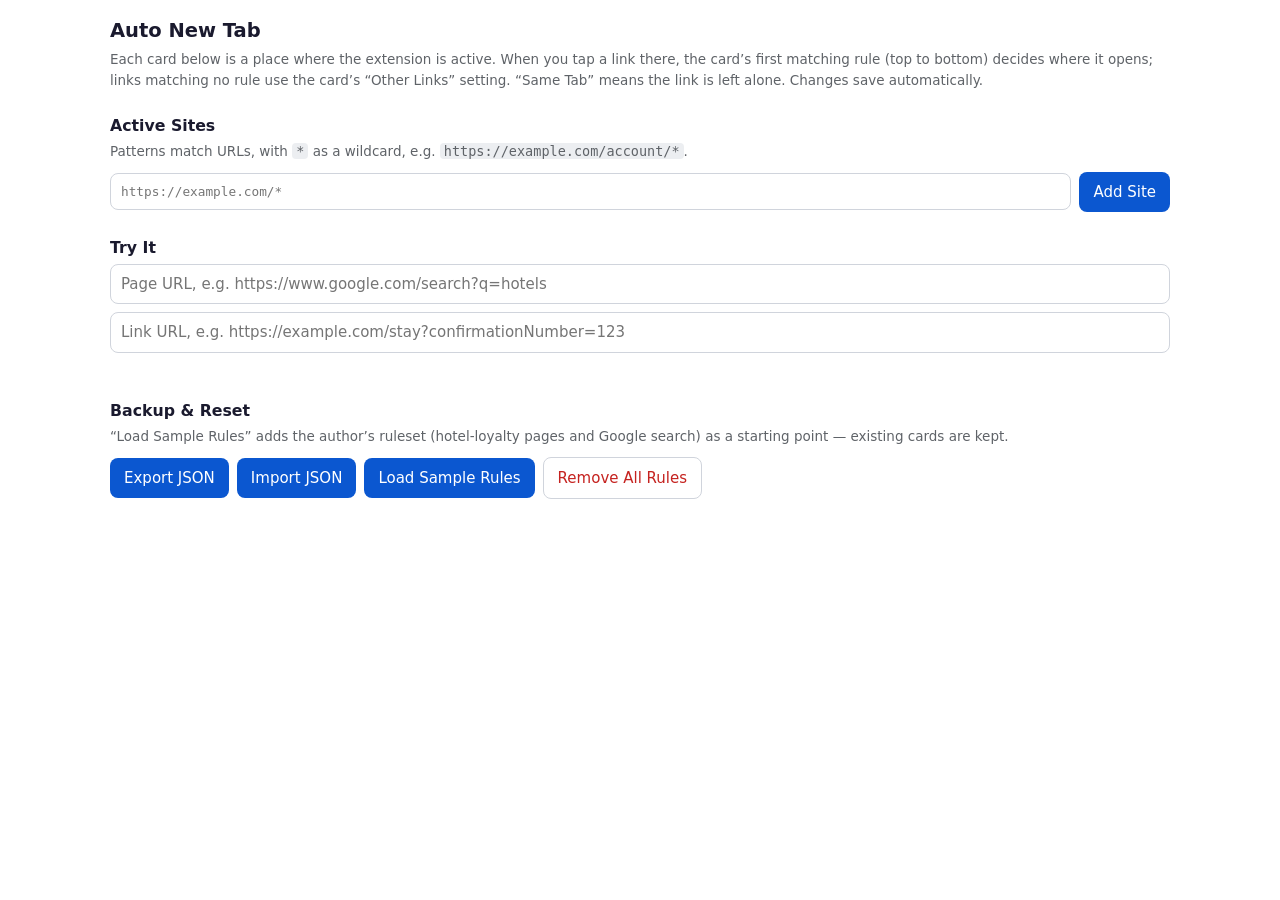
<file: auto-new-tab/options.html>
<!DOCTYPE html>
<html>
<head>
  <meta charset="utf-8">
  <meta name="viewport" content="width=device-width, initial-scale=1">
  <title>Auto New Tab — Settings</title>
  <link rel="stylesheet" href="styles.css">
</head>
<body class="options">
  <main class="wrap">
  <h1>Auto New Tab</h1>
  <p class="hint">
    Each card below is a place where the extension is active. When you tap a
    link there, the card&rsquo;s first matching rule (top to bottom) decides where it
    opens; links matching no rule use the card&rsquo;s &ldquo;Other Links&rdquo; setting.
    &ldquo;Same Tab&rdquo; means the link is left alone. Changes save automatically.
  </p>

  <section>
    <h2>Active Sites</h2>
    <p class="hint">
      Patterns match URLs, with <code>*</code> as a wildcard, e.g.
      <code>https://example.com/account/*</code>.
    </p>
    <div id="site-list"></div>
    <form id="site-add" class="row add">
      <input type="text" id="site-pattern" class="pattern" placeholder="https://example.com/*"
             autocomplete="off" spellcheck="false" required>
      <button type="submit">Add Site</button>
    </form>
  </section>

  <section>
    <h2>Try It</h2>
    <div class="stack">
      <input type="text" id="test-page" placeholder="Page URL, e.g. https://www.google.com/search?q=hotels"
             autocomplete="off" spellcheck="false">
      <input type="text" id="test-link" placeholder="Link URL, e.g. https://example.com/stay?confirmationNumber=123"
             autocomplete="off" spellcheck="false">
      <p id="test-result" class="hint"></p>
    </div>
  </section>

  <section>
    <h2>Backup &amp; Reset</h2>
    <p class="hint">
      &ldquo;Load Sample Rules&rdquo; adds the author&rsquo;s ruleset (hotel-loyalty pages and
      Google search) as a starting point &mdash; existing cards are kept.
    </p>
    <div class="row">
      <button id="export" type="button">Export JSON</button>
      <button id="import-button" type="button">Import JSON</button>
      <input type="file" id="import-file" accept=".json,application/json" hidden>
      <button id="load-samples" type="button">Load Sample Rules</button>
      <button id="reset" type="button" class="danger">Remove All Rules</button>
    </div>
  </section>

  <p class="hint" id="version"></p>
  </main>

  <script src="common.js"></script>
  <script src="options.js"></script>
</body>
</html>
</file>
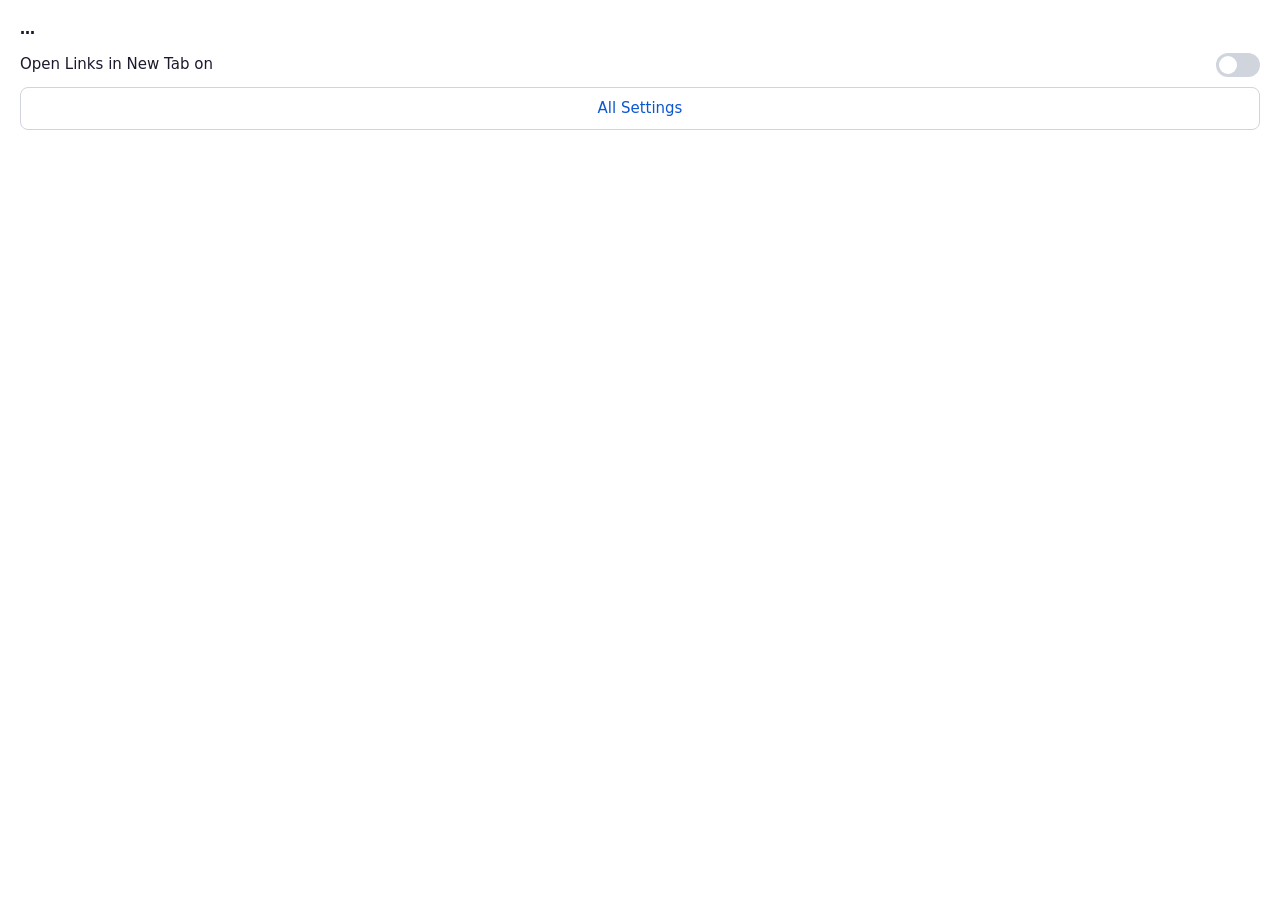
<file: auto-new-tab/popup.html>
<!DOCTYPE html>
<html>
<head>
  <meta charset="utf-8">
  <meta name="viewport" content="width=device-width, initial-scale=1">
  <title>Auto New Tab</title>
  <link rel="stylesheet" href="styles.css">
</head>
<body class="popup">
  <main class="wrap">
  <p id="status" class="status">&hellip;</p>
  <label class="toggle-row" id="site-row" hidden>
    <span class="toggle-text">
      <span>Open Links in New Tab on</span>
      <code id="site-path"></code>
    </span>
    <input type="checkbox" id="site-toggle" class="switch">
  </label>
  <button id="open-options" type="button" class="secondary">All Settings</button>
  <p class="hint version" id="version"></p>
  </main>
  <script src="common.js"></script>
  <script src="popup.js"></script>
</body>
</html>
</file>
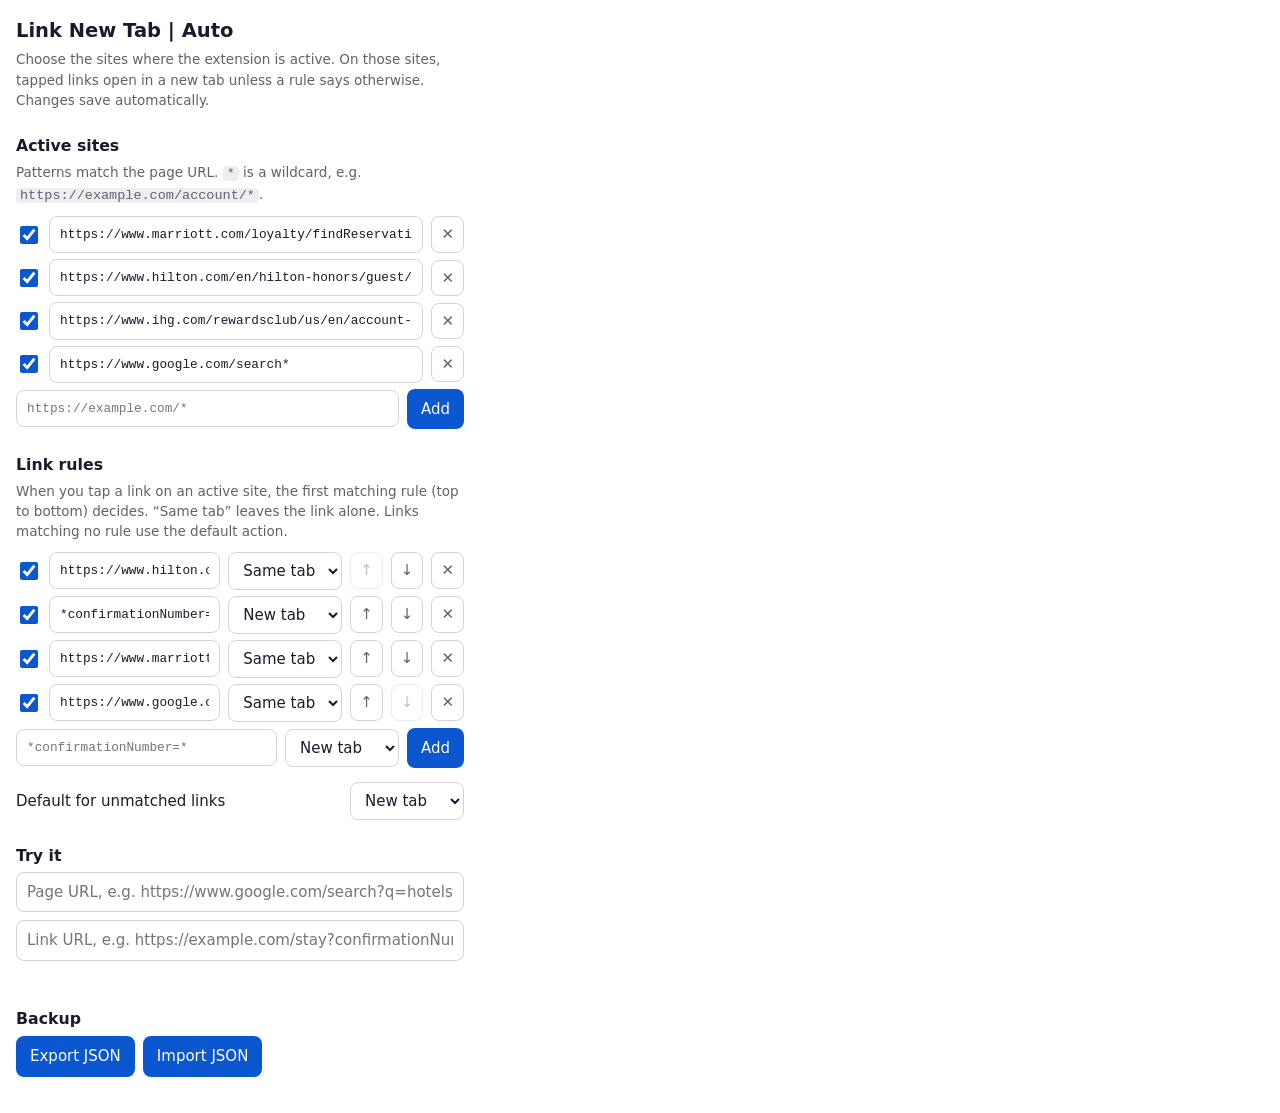
<file: link-new-tab-extension/options.html>
<!DOCTYPE html>
<html>
<head>
  <meta charset="utf-8">
  <meta name="viewport" content="width=device-width, initial-scale=1">
  <title>Link New Tab — Settings</title>
  <link rel="stylesheet" href="styles.css">
</head>
<body class="options">
  <h1>Link New Tab | Auto</h1>
  <p class="hint">
    Choose the sites where the extension is active. On those sites, tapped links
    open in a new tab unless a rule says otherwise. Changes save automatically.
  </p>

  <section>
    <h2>Active sites</h2>
    <p class="hint">
      Patterns match the page URL. <code>*</code> is a wildcard, e.g.
      <code>https://example.com/account/*</code>.
    </p>
    <div id="site-list"></div>
    <form id="site-add" class="row add">
      <input type="text" id="site-pattern" class="pattern" placeholder="https://example.com/*"
             autocomplete="off" spellcheck="false" required>
      <button type="submit">Add</button>
    </form>
  </section>

  <section>
    <h2>Link rules</h2>
    <p class="hint">
      When you tap a link on an active site, the first matching rule (top to
      bottom) decides. &ldquo;Same tab&rdquo; leaves the link alone. Links matching no
      rule use the default action.
    </p>
    <div id="rule-list"></div>
    <form id="rule-add" class="row add">
      <input type="text" id="rule-pattern" class="pattern" placeholder="*confirmationNumber=*"
             autocomplete="off" spellcheck="false" required>
      <select id="rule-action">
        <option value="new-tab">New tab</option>
        <option value="same-tab">Same tab</option>
      </select>
      <button type="submit">Add</button>
    </form>
    <div class="row spaced">
      <label for="default-action">Default for unmatched links</label>
      <select id="default-action">
        <option value="new-tab">New tab</option>
        <option value="same-tab">Same tab</option>
      </select>
    </div>
  </section>

  <section>
    <h2>Try it</h2>
    <div class="stack">
      <input type="text" id="test-page" placeholder="Page URL, e.g. https://www.google.com/search?q=hotels"
             autocomplete="off" spellcheck="false">
      <input type="text" id="test-link" placeholder="Link URL, e.g. https://example.com/stay?confirmationNumber=123"
             autocomplete="off" spellcheck="false">
      <p id="test-result" class="hint"></p>
    </div>
  </section>

  <section>
    <h2>Backup</h2>
    <div class="row">
      <button id="export" type="button">Export JSON</button>
      <button id="import-button" type="button">Import JSON</button>
      <input type="file" id="import-file" accept=".json,application/json" hidden>
    </div>
  </section>

  <script src="common.js"></script>
  <script src="options.js"></script>
</body>
</html>
</file>
<file: auto-new-tab/styles.css>
:root {
  color-scheme: light dark;
  --bg: #ffffff;
  --fg: #1a1a2e;
  --muted: #5f6368;
  --border: #d0d4dc;
  --accent: #0b57d0;
  --accent-fg: #ffffff;
}

@media (prefers-color-scheme: dark) {
  :root {
    --bg: #1f2023;
    --fg: #e8eaed;
    --muted: #9aa0a6;
    --border: #45474b;
    --accent: #7cacf8;
    --accent-fg: #062e6f;
  }
}

* { box-sizing: border-box; }

body {
  margin: 0;
  padding: 0;
  background: var(--bg);
  color: var(--fg);
  font: 15px/1.5 system-ui, -apple-system, "Segoe UI", Roboto, sans-serif;
}

/* All layout lives on an inner wrapper: mobile browsers (Edge, Quetta)
   inject their own styles onto the popup/options <body> to fit their
   sheets, overriding body-level width, margin, and padding. */
.wrap {
  padding: 16px;
  padding-left: max(20px, env(safe-area-inset-left, 0px));
  padding-right: max(20px, env(safe-area-inset-right, 0px));
}

body.options .wrap {
  max-width: 1100px;
  margin: 0 auto;
}

body.popup { width: 360px; max-width: 100%; }

body.popup .wrap {
  display: flex;
  flex-direction: column;
  gap: 10px;
}

/* Browsers that render the popup as a full-width sheet (Edge and Quetta on
   Android) give it a wide viewport; use that space instead of a centered
   360px column. Desktop popups size to the 360px body and never match. */
@media (min-width: 400px) {
  body.popup { width: 100%; }
}

h1 { font-size: 1.3em; margin: 0 0 4px; }
h2 { font-size: 1.05em; margin: 0 0 4px; }

section { margin: 24px 0; }

.hint { color: var(--muted); font-size: 0.9em; margin: 4px 0 10px; }

code {
  background: color-mix(in srgb, var(--border) 40%, transparent);
  border-radius: 4px;
  padding: 0 4px;
}

.row {
  display: flex;
  align-items: center;
  gap: 8px;
  margin: 6px 0;
}

.row.spaced { justify-content: space-between; margin-top: 14px; }

.stack {
  display: flex;
  flex-direction: column;
  gap: 8px;
}

input[type="text"], select {
  font: inherit;
  color: inherit;
  background: var(--bg);
  border: 1px solid var(--border);
  border-radius: 8px;
  padding: 8px 10px;
  min-width: 0;
}

input.pattern { flex: 1; font-family: ui-monospace, Menlo, Consolas, monospace; font-size: 0.85em; }

input[type="checkbox"] { width: 18px; height: 18px; accent-color: var(--accent); flex: none; }

button {
  font: inherit;
  border: none;
  border-radius: 8px;
  padding: 9px 14px;
  background: var(--accent);
  color: var(--accent-fg);
  cursor: pointer;
}

button:disabled { opacity: 0.4; cursor: default; }

button.icon {
  background: transparent;
  color: var(--muted);
  border: 1px solid var(--border);
  padding: 6px 9px;
  flex: none;
}

button.secondary {
  background: transparent;
  color: var(--accent);
  border: 1px solid var(--border);
}

.status { margin: 2px 0; font-weight: 600; }

.toggle-row {
  display: flex;
  align-items: center;
  justify-content: space-between;
  gap: 10px;
  cursor: pointer;
}

input[type="checkbox"].switch {
  appearance: none;
  width: 44px;
  height: 24px;
  border-radius: 12px;
  background: var(--border);
  position: relative;
  transition: background 0.15s;
  flex: none;
  margin: 0;
  cursor: pointer;
}

input[type="checkbox"].switch::after {
  content: "";
  position: absolute;
  top: 3px;
  left: 3px;
  width: 18px;
  height: 18px;
  border-radius: 50%;
  background: var(--bg);
  transition: left 0.15s;
}

input[type="checkbox"].switch:checked { background: var(--accent); }
input[type="checkbox"].switch:checked::after { left: 23px; }

button.danger {
  background: transparent;
  color: #c5221f;
  border: 1px solid var(--border);
}

@media (prefers-color-scheme: dark) {
  button.danger { color: #f28b82; }
}

.card {
  border: 1px solid var(--border);
  border-radius: 12px;
  padding: 10px 12px;
  margin: 12px 0;
}

.card .card-header input.pattern { font-weight: 600; }

.card .rules { margin: 4px 0 4px 10px; }

.other-label { color: var(--muted); font-size: 0.9em; }

.toggle-text {
  display: flex;
  flex-direction: column;
  gap: 2px;
  min-width: 0;
}

.toggle-text code {
  background: transparent;
  padding: 0;
  font-size: 0.8em;
  color: var(--muted);
  /* Prefer breaking at the <wbr> path boundaries; break anywhere only as
     a last resort for very long path segments. */
  overflow-wrap: anywhere;
}

.version {
  text-align: right;
  font-size: 0.75em;
  margin: 0;
}
</file>
<file: link-new-tab-extension/styles.css>
:root {
  color-scheme: light dark;
  --bg: #ffffff;
  --fg: #1a1a2e;
  --muted: #5f6368;
  --border: #d0d4dc;
  --accent: #0b57d0;
  --accent-fg: #ffffff;
}

@media (prefers-color-scheme: dark) {
  :root {
    --bg: #1f2023;
    --fg: #e8eaed;
    --muted: #9aa0a6;
    --border: #45474b;
    --accent: #7cacf8;
    --accent-fg: #062e6f;
  }
}

* { box-sizing: border-box; }

body {
  margin: 0 auto;
  padding: 16px;
  background: var(--bg);
  color: var(--fg);
  font: 15px/1.5 system-ui, -apple-system, "Segoe UI", Roboto, sans-serif;
}

/* Fixed width and no auto-centering: the embedded options dialog (Manage
   extension → Details) clips anything laid out beyond its own width, so the
   content must hug the left edge. Shrinks fluidly on phones. */
body.options { width: 480px; max-width: 100%; margin: 0; }

body.popup {
  width: 280px;
  display: flex;
  flex-direction: column;
  gap: 10px;
}

h1 { font-size: 1.3em; margin: 0 0 4px; }
h2 { font-size: 1.05em; margin: 0 0 4px; }

section { margin: 24px 0; }

.hint { color: var(--muted); font-size: 0.9em; margin: 4px 0 10px; }

code {
  background: color-mix(in srgb, var(--border) 40%, transparent);
  border-radius: 4px;
  padding: 0 4px;
}

.row {
  display: flex;
  align-items: center;
  gap: 8px;
  margin: 6px 0;
}

.row.spaced { justify-content: space-between; margin-top: 14px; }

.stack {
  display: flex;
  flex-direction: column;
  gap: 8px;
}

input[type="text"], select {
  font: inherit;
  color: inherit;
  background: var(--bg);
  border: 1px solid var(--border);
  border-radius: 8px;
  padding: 8px 10px;
  min-width: 0;
}

input.pattern { flex: 1; font-family: ui-monospace, Menlo, Consolas, monospace; font-size: 0.85em; }

input[type="checkbox"] { width: 18px; height: 18px; accent-color: var(--accent); flex: none; }

button {
  font: inherit;
  border: none;
  border-radius: 8px;
  padding: 9px 14px;
  background: var(--accent);
  color: var(--accent-fg);
  cursor: pointer;
}

button:disabled { opacity: 0.4; cursor: default; }

button.icon {
  background: transparent;
  color: var(--muted);
  border: 1px solid var(--border);
  padding: 6px 9px;
  flex: none;
}

button.secondary {
  background: transparent;
  color: var(--accent);
  border: 1px solid var(--border);
}

.status { margin: 2px 0; font-weight: 600; }
</file>
